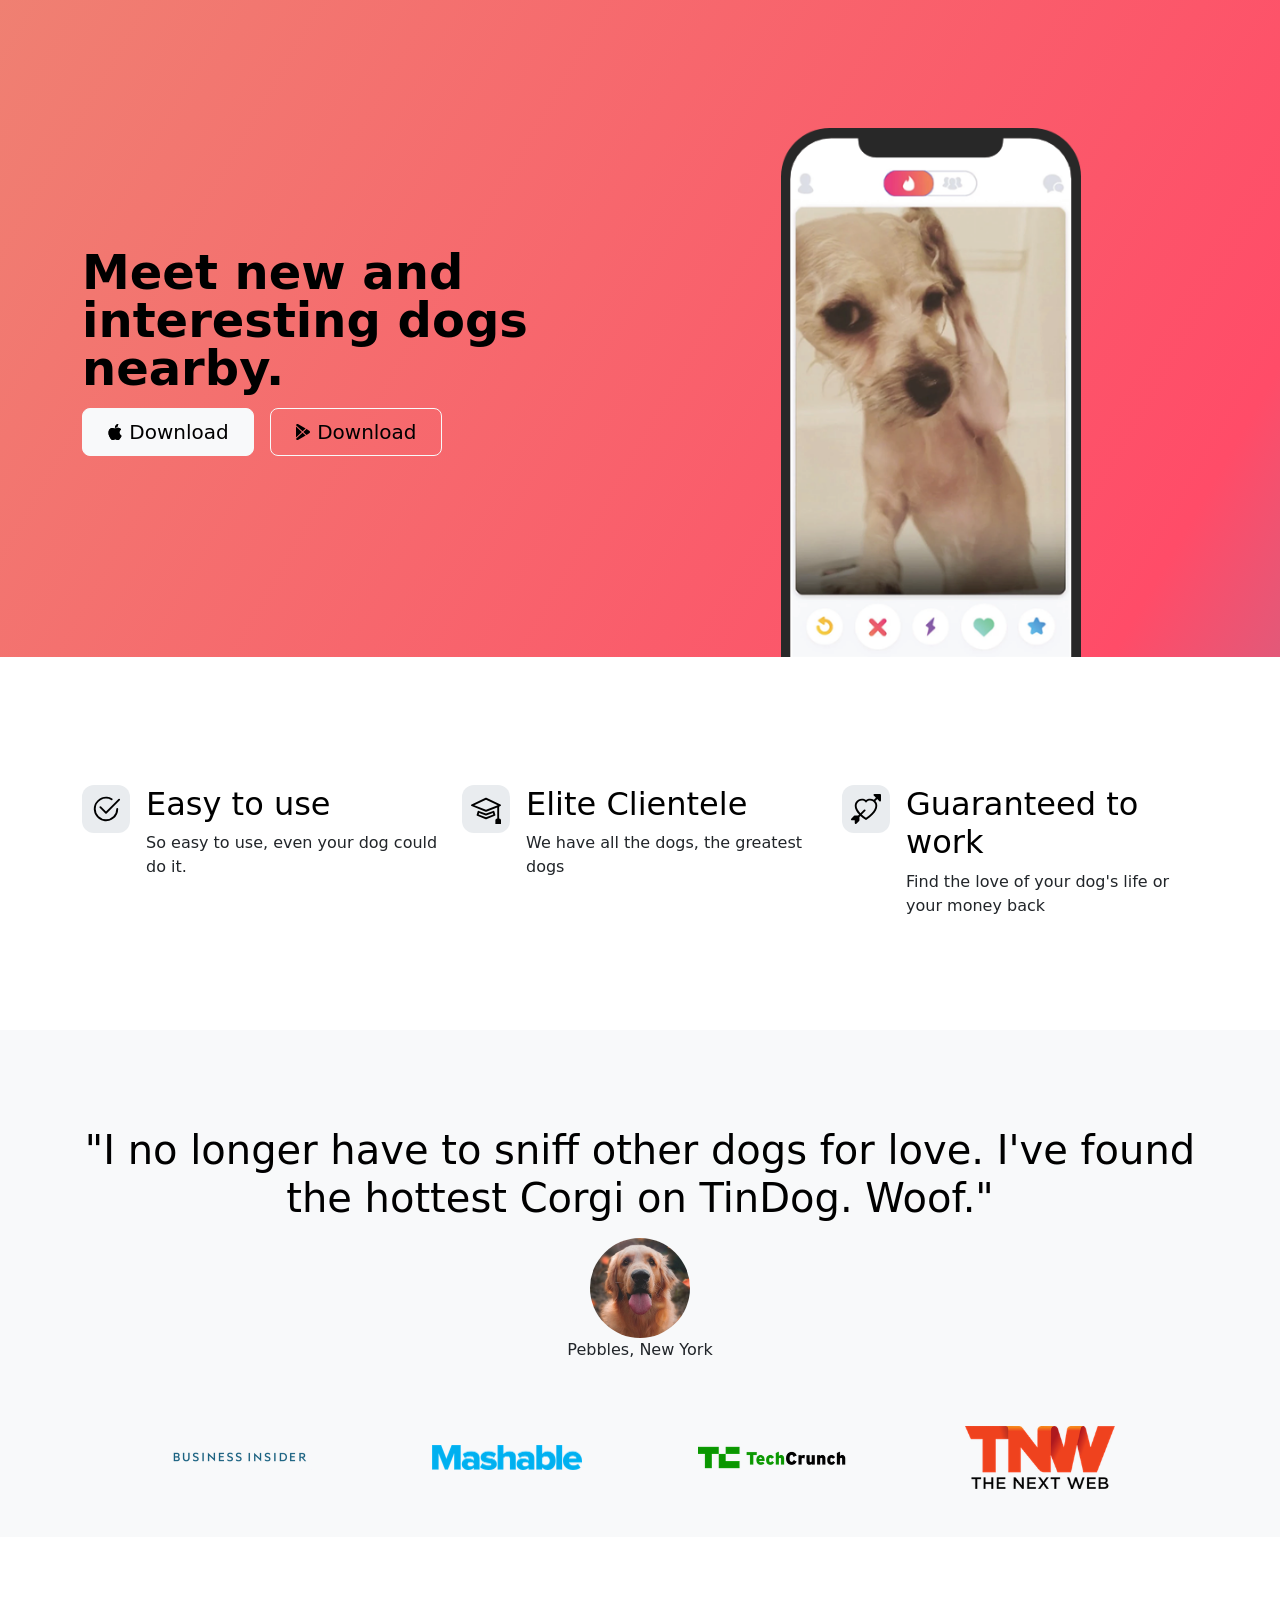
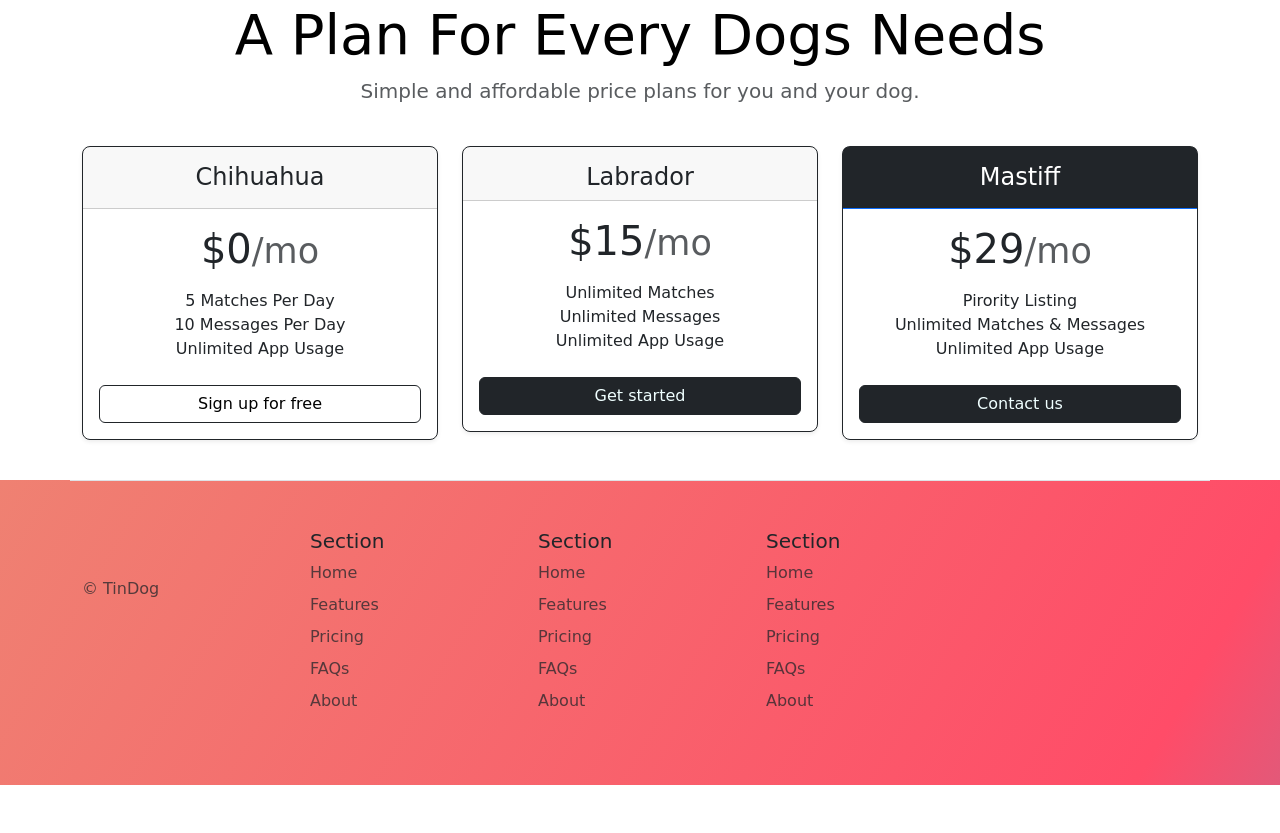
<file: 11.3 TinDog Project/index.html>
<!DOCTYPE html>
<html lang="en">

<head>
  <meta charset="UTF-8">
  <meta name="viewport" content="width=device-width, initial-scale=1.0">
  <title>TinDog</title>
  <link href="https://cdn.jsdelivr.net/npm/bootstrap@5.3.5/dist/css/bootstrap.min.css" rel="stylesheet" integrity="sha384-SgOJa3DmI69IUzQ2PVdRZhwQ+dy64/BUtbMJw1MZ8t5HZApcHrRKUc4W0kG879m7" crossorigin="anonymous">
  <link rel="stylesheet" href="./css/style.css">
</head>

<body>

  <!-- Title -->
  <section id="title" class="gradient-background">
    <div class="container">
    <div class="row flex-lg-row-reverse align-items-center g-5 pt-5">
      <div class="col-10 col-sm-8 col-lg-6">
        <div class="dog">
        <img src="./images/iphone.png" class="d-block mx-lg-auto img-fluid" alt="Bootstrap Themes" width="300" loading="lazy">
      </div>
      </div>
      <div class="col-lg-6">
        <h1 class="display-5 fw-bold text-body-emphasis lh-1 mb-3">Meet new and interesting dogs nearby.</h1>
        <div class="d-grid gap-2 d-md-flex justify-content-md-start">
          <button type="button" class="btn btn-light btn-lg px-4 me-md-2"> <svg xmlns="http://www.w3.org/2000/svg" width="16" height="16" fill="currentColor"
            class="bi bi-apple mb-1" viewBox="0 0 16 16">
<path
              d="M11.182.008C11.148-.03 9.923.023 8.857 1.18c-1.066 1.156-.902 2.482-.878 2.516.024.034 1.52.087 2.475-1.258.955-1.345.762-2.391.728-2.43Zm3.314 11.733c-.048-.096-2.325-1.234-2.113-3.422.212-2.189 1.675-2.789 1.698-2.854.023-.065-.597-.79-1.254-1.157a3.692 3.692 0 0 0-1.563-.434c-.108-.003-.483-.095-1.254.116-.508.139-1.653.589-1.968.607-.316.018-1.256-.522-2.267-.665-.647-.125-1.333.131-1.824.328-.49.196-1.422.754-2.074 2.237-.652 1.482-.311 3.83-.067 4.56.244.729.625 1.924 1.273 2.796.576.984 1.34 1.667 1.659 1.899.319.232 1.219.386 1.843.067.502-.308 1.408-.485 1.766-.472.357.013 1.061.154 1.782.539.571.197 1.111.115 1.652-.105.541-.221 1.324-1.059 2.238-2.758.347-.79.505-1.217.473-1.282Z" />
<path
              d="M11.182.008C11.148-.03 9.923.023 8.857 1.18c-1.066 1.156-.902 2.482-.878 2.516.024.034 1.52.087 2.475-1.258.955-1.345.762-2.391.728-2.43Zm3.314 11.733c-.048-.096-2.325-1.234-2.113-3.422.212-2.189 1.675-2.789 1.698-2.854.023-.065-.597-.79-1.254-1.157a3.692 3.692 0 0 0-1.563-.434c-.108-.003-.483-.095-1.254.116-.508.139-1.653.589-1.968.607-.316.018-1.256-.522-2.267-.665-.647-.125-1.333.131-1.824.328-.49.196-1.422.754-2.074 2.237-.652 1.482-.311 3.83-.067 4.56.244.729.625 1.924 1.273 2.796.576.984 1.34 1.667 1.659 1.899.319.232 1.219.386 1.843.067.502-.308 1.408-.485 1.766-.472.357.013 1.061.154 1.782.539.571.197 1.111.115 1.652-.105.541-.221 1.324-1.059 2.238-2.758.347-.79.505-1.217.473-1.282Z" />
</svg> Download</button>
          
          <button type="button" class="btn btn-outline-light btn-lg px-4"><svg xmlns="http://www.w3.org/2000/svg" width="16" height="16" fill="currentColor"
            class="bi bi-google-play mb-1" viewBox="0 0 16 16">
<path
              d="M14.222 9.374c1.037-.61 1.037-2.137 0-2.748L11.528 5.04 8.32 8l3.207 2.96 2.694-1.586Zm-3.595 2.116L7.583 8.68 1.03 14.73c.201 1.029 1.36 1.61 2.303 1.055l7.294-4.295ZM1 13.396V2.603L6.846 8 1 13.396ZM1.03 1.27l6.553 6.05 3.044-2.81L3.333.215C2.39-.341 1.231.24 1.03 1.27Z" />
</svg>
Download</button>
        </div>
      </div>
    </div>

  </section>
</div>
  <!-- Features -->
  <section id="features">
    <div class="container">
    <div class="row g-4 py-5 row-cols-1 row-cols-lg-3">
      <div class="col d-flex align-items-start">
        <div class="icon-square text-body-emphasis bg-body-secondary d-inline-flex align-items-center justify-content-center fs-4 flex-shrink-0 me-3">
          <svg xmlns="http://www.w3.org/2000/svg" height="30" fill="currentColor" class="bi bi-check2-circle"
              viewBox="0 0 16 16">
<path
                d="M2.5 8a5.5 5.5 0 0 1 8.25-4.764.5.5 0 0 0 .5-.866A6.5 6.5 0 1 0 14.5 8a.5.5 0 0 0-1 0 5.5 5.5 0 1 1-11 0z" />
<path
                d="M15.354 3.354a.5.5 0 0 0-.708-.708L8 9.293 5.354 6.646a.5.5 0 1 0-.708.708l3 3a.5.5 0 0 0 .708 0l7-7z" />
</svg>

        </div>
        <div>
          <h3 class="fs-2 text-body-emphasis">Easy to use</h3>
          <p>So easy to use, even your dog could do it.</p>
          <!-- <a href="#" class="btn btn-primary">
            Primary button
          </a> -->
        </div>
      </div>
      <div class="col d-flex align-items-start">
        <div class="icon-square text-body-emphasis bg-body-secondary d-inline-flex align-items-center justify-content-center fs-4 flex-shrink-0 me-3">
          <svg xmlns="http://www.w3.org/2000/svg" height="30" fill="currentColor" class="bi bi-mortarboard" viewBox="0 0 16 16">
            <path d="M8.211 2.047a.5.5 0 0 0-.422 0l-7.5 3.5a.5.5 0 0 0 .025.917l7.5 3a.5.5 0 0 0 .372 0L14 7.14V13a1 1 0 0 0-1 1v2h3v-2a1 1 0 0 0-1-1V6.739l.686-.275a.5.5 0 0 0 .025-.917l-7.5-3.5ZM8 8.46 1.758 5.965 8 3.052l6.242 2.913L8 8.46Z"/>
            <path d="M4.176 9.032a.5.5 0 0 0-.656.327l-.5 1.7a.5.5 0 0 0 .294.605l4.5 1.8a.5.5 0 0 0 .372 0l4.5-1.8a.5.5 0 0 0 .294-.605l-.5-1.7a.5.5 0 0 0-.656-.327L8 10.466 4.176 9.032Zm-.068 1.873.22-.748 3.496 1.311a.5.5 0 0 0 .352 0l3.496-1.311.22.748L8 12.46l-3.892-1.556Z"/>
            </svg>
        </div>
        <div>
          <h3 class="fs-2 text-body-emphasis">Elite Clientele</h3>
          <p>We have all the dogs, the greatest dogs</p>
          <!-- <a href="#" class="btn btn-primary">
            Primary button
          </a> -->
        </div>
      </div>
      <div class="col d-flex align-items-start">
        <div class="icon-square text-body-emphasis bg-body-secondary d-inline-flex align-items-center justify-content-center fs-4 flex-shrink-0 me-3">
          <svg xmlns="http://www.w3.org/2000/svg" height="30" fill="currentColor" class="bi bi-arrow-through-heart"
              viewBox="0 0 16 16">
<path fill-rule="evenodd"
                d="M2.854 15.854A.5.5 0 0 1 2 15.5V14H.5a.5.5 0 0 1-.354-.854l1.5-1.5A.5.5 0 0 1 2 11.5h1.793l.53-.53c-.771-.802-1.328-1.58-1.704-2.32-.798-1.575-.775-2.996-.213-4.092C3.426 2.565 6.18 1.809 8 3.233c1.25-.98 2.944-.928 4.212-.152L13.292 2 12.147.854A.5.5 0 0 1 12.5 0h3a.5.5 0 0 1 .5.5v3a.5.5 0 0 1-.854.354L14 2.707l-1.006 1.006c.236.248.44.531.6.845.562 1.096.585 2.517-.213 4.092-.793 1.563-2.395 3.288-5.105 5.08L8 13.912l-.276-.182a21.86 21.86 0 0 1-2.685-2.062l-.539.54V14a.5.5 0 0 1-.146.354l-1.5 1.5Zm2.893-4.894A20.419 20.419 0 0 0 8 12.71c2.456-1.666 3.827-3.207 4.489-4.512.679-1.34.607-2.42.215-3.185-.817-1.595-3.087-2.054-4.346-.761L8 4.62l-.358-.368c-1.259-1.293-3.53-.834-4.346.761-.392.766-.464 1.845.215 3.185.323.636.815 1.33 1.519 2.065l1.866-1.867a.5.5 0 1 1 .708.708L5.747 10.96Z" />
</svg>
        </div>
        <div>
          <h3 class="fs-2 text-body-emphasis">Guaranteed to work</h3>
          <p>Find the love of your dog's life or your money back</p>
          <!-- <a href="#" class="btn btn-primary">
            Primary button
          </a> -->
        </div>
      </div>
    </div>

  </section>
</div>
  <!-- Testimonial -->
  <section id="testimonial" >
    <div class="my-5"> <div class="p-5 text-center bg-body-tertiary"> <div class="container py-5"> <h1 class="text-body-emphasis">"I no longer have to sniff other dogs for love. I've found the hottest Corgi on TinDog. Woof."</h2> <p class="col-lg-8 mx-auto lead">
      <div ><img class="profile-img" src="./images/dog-img.jpg" width="100"></div> 
        Pebbles, New York
</p>  
    </div>  
      <!-- <p>Another exciting bit of representative placeholder content. This time, we've moved on to the second column.</p> -->
      <div class="imagess">
        <img src="./images/bizinsider.png" width="150">
        <img src="./images/mashable.png" width="150">
        <img src="./images/techcrunch.png" width="150">
        <img src="./images/tnw.png" width="150">
      </div>
  
      <!-- <p><a class="btn btn-secondary" href="#">View details »</a></p> -->
    </div>
  </div>  
  </div> 
  </section>
  <!-- Pricing -->
  <section id="pricing">
    <div class="container">
    <div class="pricing-header p-3 pb-md-4 mx-auto text-center">
      <h1 class="display-4 fw-normal text-body-emphasis">A Plan For Every Dogs Needs</h1>
      <p class="fs-5 text-body-secondary">Simple and affordable price plans for you and your dog.</p>
    </div>
    <div class="row row-cols-1 row-cols-md-3 mb-3 text-center">
      <div class="col">
        <div class="card mb-4 rounded-3 shadow-sm border-dark">
          <div class="card-header py-3">
            <h4 class="my-0 fw-normal">Chihuahua</h4>
          </div>
          <div class="card-body">
            <h1 class="card-title pricing-card-title">$0<small class="text-body-secondary fw-light">/mo</small></h1>
            <ul class="list-unstyled mt-3 mb-4">
              <li>5 Matches Per Day</li>
              <li>10 Messages Per Day</li>
              <li>Unlimited App Usage</li>
              <!-- <li>Help center access</li> -->
            </ul>
            <button type="button" class="w-100 btn btn-outline-dark btn-outline-primary">Sign up for free</button>
          </div>
        </div>
      </div>
      <div class="col">
        <div class="card mb-4 rounded-3 shadow-sm border-dark">
          <div class="card-header pt-3">
            <h4 class="my-0 fw-normal">Labrador</h4>
          </div>
          <div class="card-body">
            <h1 class="card-title pricing-card-title">$15<small class="text-body-secondary fw-light">/mo</small></h1>
            <ul class="list-unstyled mt-3 mb-4">
              <li>Unlimited Matches</li>
              <li> Unlimited Messages</li> 
              <li> Unlimited App Usage</li>
            </ul>
            <button type="button" class="w-100 btn btn-dark btn-primary">Get started</button>
          </div>
        </div>
      </div>
      <div class="col">
        <div class="card mb-4 rounded-3 shadow-sm border-dark">
          <div class="card-header py-3 text-bg-dark border-primary">
            <h4 class="my-0 fw-normal">Mastiff</h4>
          </div>
          <div class="card-body">
            <h1 class="card-title pricing-card-title">$29<small class="text-body-secondary fw-light">/mo</small></h1>
            <ul class="list-unstyled mt-3 mb-4">
              <li>Pirority Listing</li>
              <li>Unlimited Matches & Messages</li>
              <li>Unlimited App Usage</li>
            </ul>
            <button type="button" class="w-100 btn btn-dark btn-primary">Contact us</button>
          </div>
        </div>
      </div>
    </div>
</div>
  </section>
  <!-- Footer -->
  <section id="footer" class="gradient-background ">
    <div class="container">
      <footer class="row row-cols-1 row-cols-sm-2 row-cols-md-5 py-5 mb-0 border-top">
        <div class="col mb-3">
          <a href="/" class="d-flex align-items-center mb-3 link-body-emphasis text-decoration-none" aria-label="Bootstrap">
            <svg class="bi me-2" width="40" height="32" aria-hidden="true"><use xlink:href="#bootstrap"></use></svg>
          </a>
          <p class="text-body-secondary">© TinDog</p>
        </div>
    
        <!-- <div class="col mb-3">
    
        </div> -->
    
        <div class="col mb-3">
          <h5>Section</h5>
          <ul class="nav flex-column">
            <li class="nav-item mb-2"><a href="#" class="nav-link p-0 text-body-secondary">Home</a></li>
            <li class="nav-item mb-2"><a href="#" class="nav-link p-0 text-body-secondary">Features</a></li>
            <li class="nav-item mb-2"><a href="#" class="nav-link p-0 text-body-secondary">Pricing</a></li>
            <li class="nav-item mb-2"><a href="#" class="nav-link p-0 text-body-secondary">FAQs</a></li>
            <li class="nav-item mb-2"><a href="#" class="nav-link p-0 text-body-secondary">About</a></li>
          </ul>
        </div>
    
        <div class="col mb-3">
          <h5>Section</h5>
          <ul class="nav flex-column">
            <li class="nav-item mb-2"><a href="#" class="nav-link p-0 text-body-secondary">Home</a></li>
            <li class="nav-item mb-2"><a href="#" class="nav-link p-0 text-body-secondary">Features</a></li>
            <li class="nav-item mb-2"><a href="#" class="nav-link p-0 text-body-secondary">Pricing</a></li>
            <li class="nav-item mb-2"><a href="#" class="nav-link p-0 text-body-secondary">FAQs</a></li>
            <li class="nav-item mb-2"><a href="#" class="nav-link p-0 text-body-secondary">About</a></li>
          </ul>
        </div>
    
        <div class="col mb-3">
          <h5>Section</h5>
          <ul class="nav flex-column">
            <li class="nav-item mb-2"><a href="#" class="nav-link p-0 text-body-secondary">Home</a></li>
            <li class="nav-item mb-2"><a href="#" class="nav-link p-0 text-body-secondary">Features</a></li>
            <li class="nav-item mb-2"><a href="#" class="nav-link p-0 text-body-secondary">Pricing</a></li>
            <li class="nav-item mb-2"><a href="#" class="nav-link p-0 text-body-secondary">FAQs</a></li>
            <li class="nav-item mb-2"><a href="#" class="nav-link p-0 text-body-secondary">About</a></li>
          </ul>
        </div>
      </footer>
    </div>

  </section>
</body>

</html>
</file>
<file: 11.3 TinDog Project/css/style.css>
.gradient-background {
  background: linear-gradient(300deg, #00bfff, #ff4c68, #ef8172);
  background-size: 180% 180%;
  animation: gradient-animation 18s ease infinite;
}
.btn{
  color: black;
}
.w-100{
  color: azure;
}
.btn-outline-dark{
  color: black;
}
.dog{
  padding-top: 5rem;
  padding-bottom: 0px;
}
#features{
  padding-top: 5rem;
}
.imagess{
  display: flex;
  justify-content: space-evenly;
  align-items: center;
}


/* .rounded-circle{
  display: flex;
  flex-direction: column;
  justify-content: center;
  margin-left: 45%;
  border-radius: 5rem;
} */
.name{
  display: flex;
  justify-content: center;
  padding-top: 2rem;
  margin-right: 750px;
  margin-left: 600px;
}

@keyframes gradient-animation {
  0% {
    background-position: 0% 50%;
  }
  50% {
    background-position: 100% 50%;
  }
  100% {
    background-position: 0% 50%;
  }
}

.icon-square {
  width: 3rem;
  height: 3rem;
  border-radius: 0.75rem;
}

.profile-img{
  height: 100px;
  border-radius: 50%;
}
</file>
